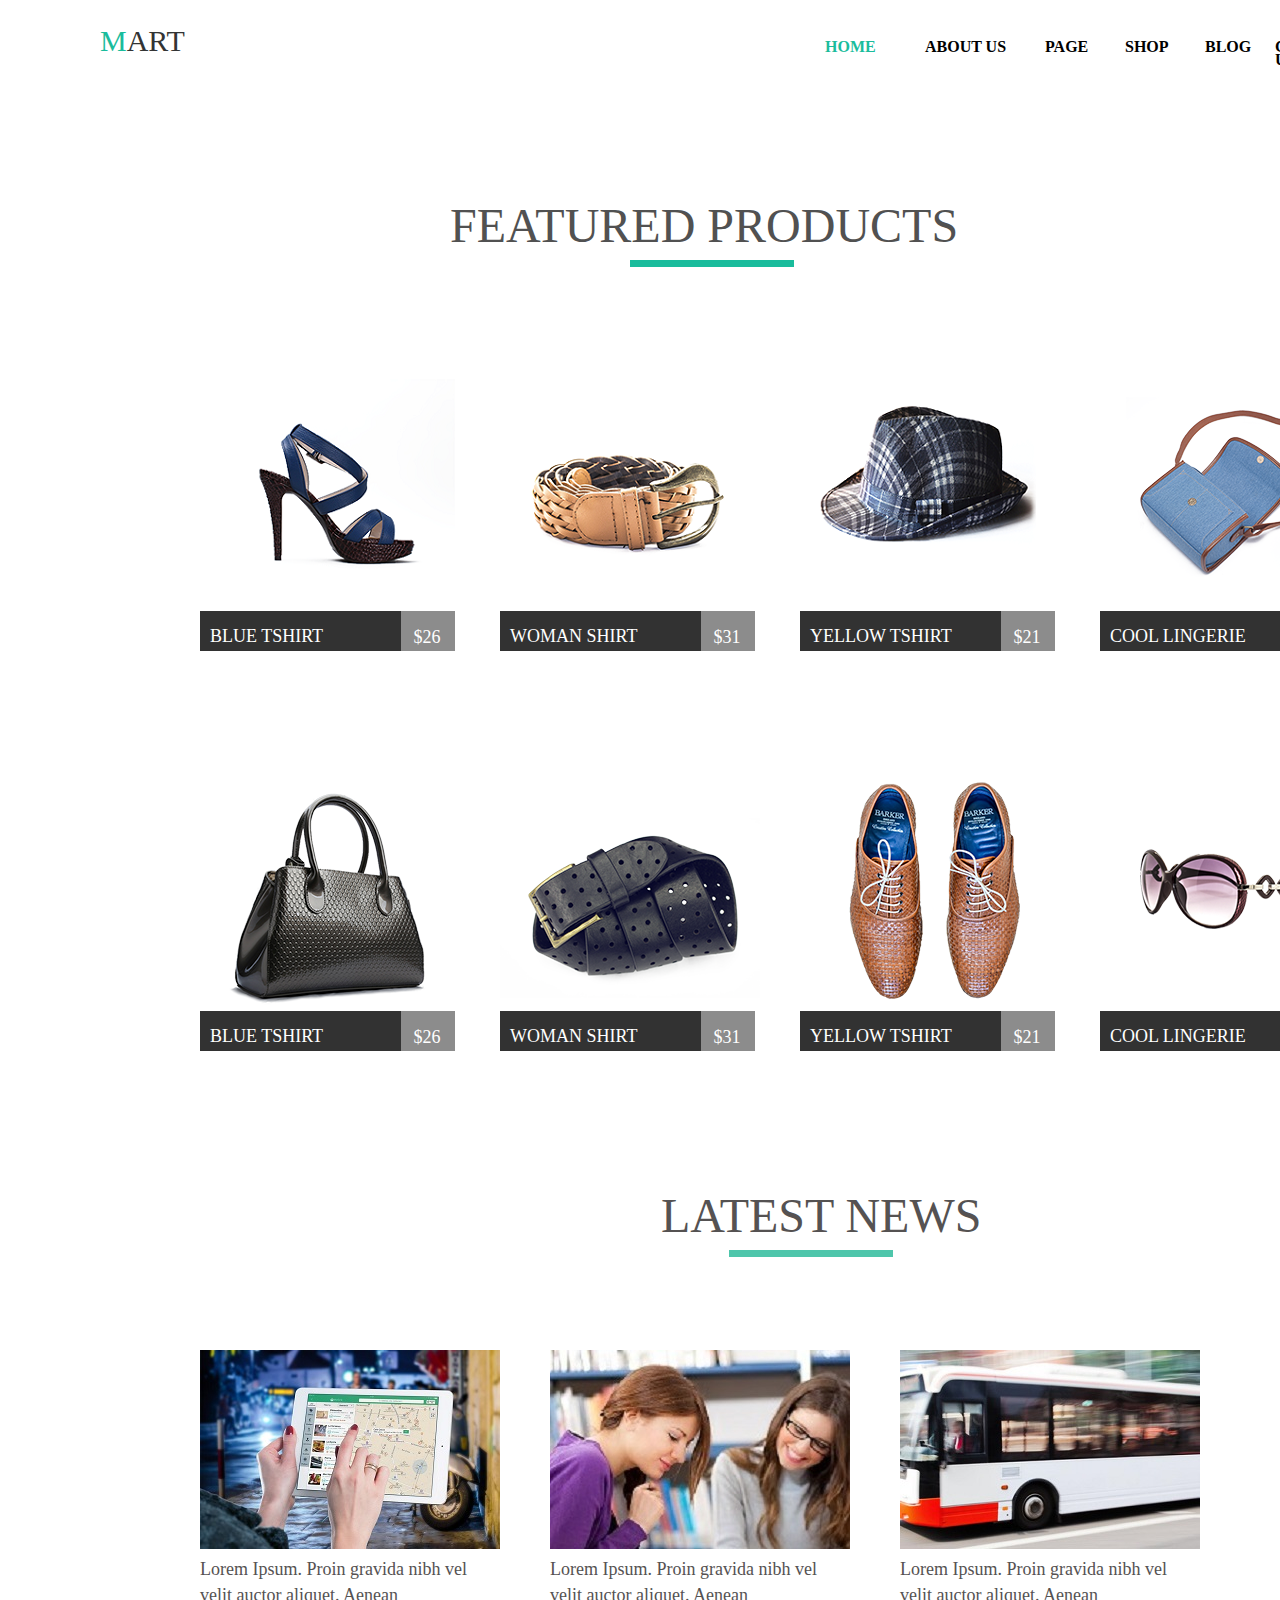
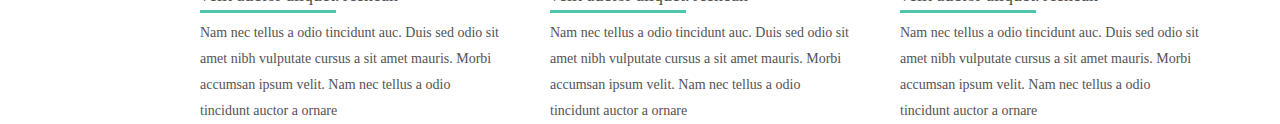
<file: index.html>
<!DOCTYPE html>
<html lang="ru">

<head>
    <meta charset="UTF-8">
    <meta name="viewport" content="width=device-width, initial-scale=1.0">
    <meta http-equiv="X-UA-Compatible" content="ie=edge">
    <link href="style.css" rel="stylesheet">
    <title>Homework №4</title>
</head>

<body>
    <div class="Home__________About_Us___________page_________s ">
        <ul>
            <li class="bl" style="position: absolute;left: 800px;">HOME </li>
            <li style="position: absolute;left: 900px;">ABOUT US </li>
            <li style="position:absolute ;left:1020px;">PAGE</li>
            <li style="position: absolute;left: 1100px;">SHOP </li>
            <li style="position: absolute;left: 1180px;">BLOG </li>
            <li style="position: absolute;left: 1250px;">CONTACT US</li>
        </ul>
    </div>
    <div class="mart">MART</div>
    <div class="FEATURED_PRODUCTS">FEATURED PRODUCTS</div>
    <div class="aaa"></div>

    <div class="Blue_Tshirt">Blue Tshirt</div>
    <div class="Rectangle_51"></div>
    <div class="Rectangle_50"></div>
    <div class="_26">$26</div>
    <div class="Rectangle_52"></div>
    <img src="product1.png" alt="" id="prod1">


    <div class="WOMAN_shirt">WOMAN SHIRT</div>
    <div class="Rectangle_53"></div>
    <div class="_31">$31</div>
    <div class="Rectangle_54"></div>
    <img src="product2.png" alt="" id="prod2">


    <div class="YELLOW_Tshirt">YELLOW TSHIRT</div>
    <div class="Rectangle_55"></div>
    <div class="_21">$21</div>
    <div class="Rectangle_56"></div>
    <img src="product3.png" alt="" id="prod3">


    <div class="Cool_lingerie">COOL LINGERIE</div>
    <div class="Rectangle_57"></div>
    <div class="_56">$56</div>
    <div class="Rectangle_58"></div>
    <img src="product4.png" alt="" id="prod4">










    <div class="Blue_Tshirt1">Blue Tshirt</div>
    <div class="Rectangle_511"></div>
    <div class="Rectangle_501"></div>
    <div class="_261">$26</div>
    <div class="Rectangle_521"></div>
    <img src="product5.png" alt="" id="prod11">


    <div class="WOMAN_shirt1">WOMAN SHIRT</div>
    <div class="Rectangle_531"></div>
    <div class="_311">$31</div>
    <div class="Rectangle_541"></div>
    <img src="product6.png" alt="" id="prod21">


    <div class="YELLOW_Tshirt1">YELLOW TSHIRT</div>
    <div class="Rectangle_551"></div>
    <div class="_211">$21</div>
    <div class="Rectangle_561"></div>
    <img src="product7.png" alt="" id="prod31">


    <div class="Cool_lingerie1">COOL LINGERIE</div>
    <div class="Rectangle_571"></div>
    <div class="_561">$56</div>
    <div class="Rectangle_581"></div>
    <img src="product9.png" alt="" id="prod41">



    <div class="LATEST_NEWS">LATEST NEWS</div>
    <div class="Rectangle_8_copy_3"></div>
    <img src="ipad-632394_960_720.jpg" class="img1">
    <div class="news">Nam nec tellus a odio tincidunt auc. Duis sed odio sit amet nibh vulputate cursus a sit amet mauris. Morbi accumsan ipsum velit. Nam nec tellus a odio tincidunt auctor a ornare </div>
    <div class="Rectangle_35"></div>
    <div class="news1">Lorem Ipsum. Proin gravida nibh vel velit auctor aliquet. Aenean </div>


    <img src="ipad-632394_960_721.jpg" class="img2">
    <div class="news2">Nam nec tellus a odio tincidunt auc. Duis sed odio sit amet nibh vulputate cursus a sit amet mauris. Morbi accumsan ipsum velit. Nam nec tellus a odio tincidunt auctor a ornare </div>
    <div class="Rectangle_351"></div>
    <div class="news3">Lorem Ipsum. Proin gravida nibh vel velit auctor aliquet. Aenean </div>

    <img src="ipad-632394_960_722.jpg" class="img3">
    <div class="news4">Nam nec tellus a odio tincidunt auc. Duis sed odio sit amet nibh vulputate cursus a sit amet mauris. Morbi accumsan ipsum velit. Nam nec tellus a odio tincidunt auctor a ornare </div>
    <div class="Rectangle_352"></div>
    <div class="news5">Lorem Ipsum. Proin gravida nibh vel velit auctor aliquet. Aenean </div>


</body>

</html>
</file>
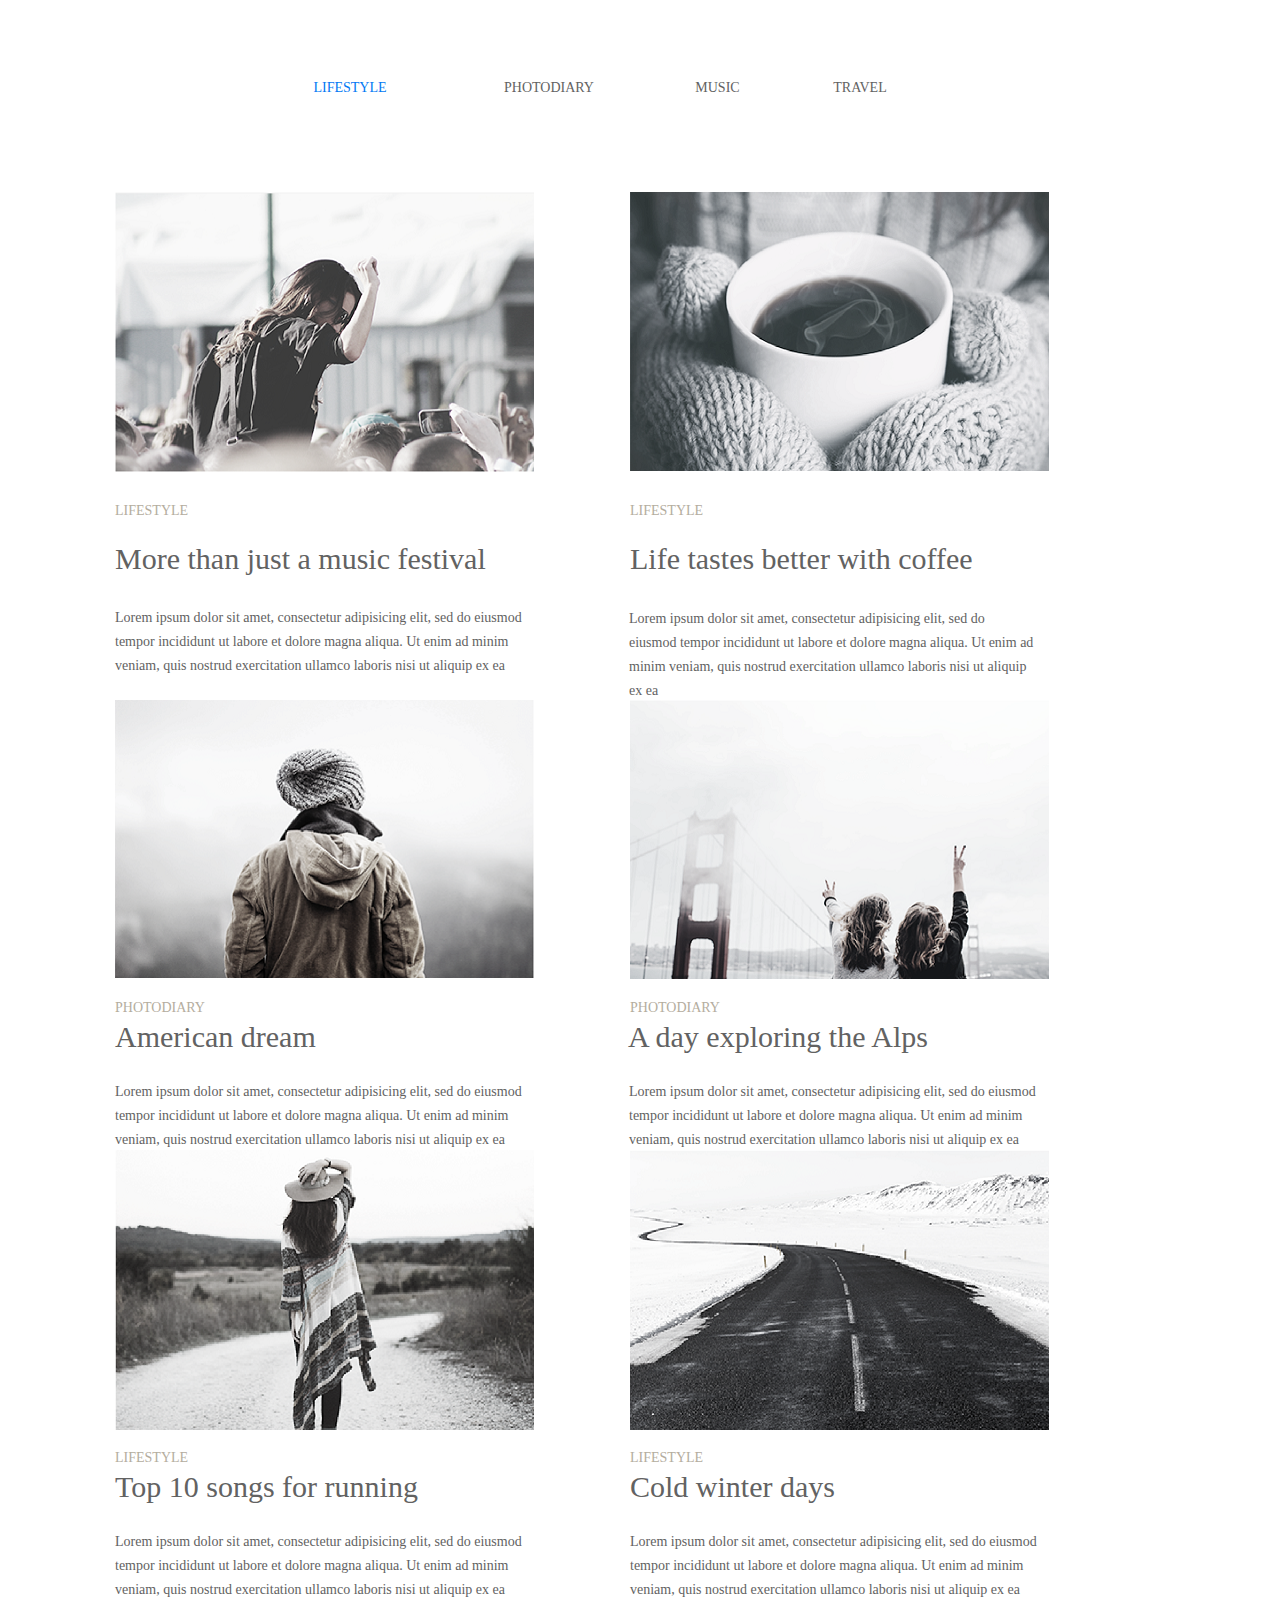
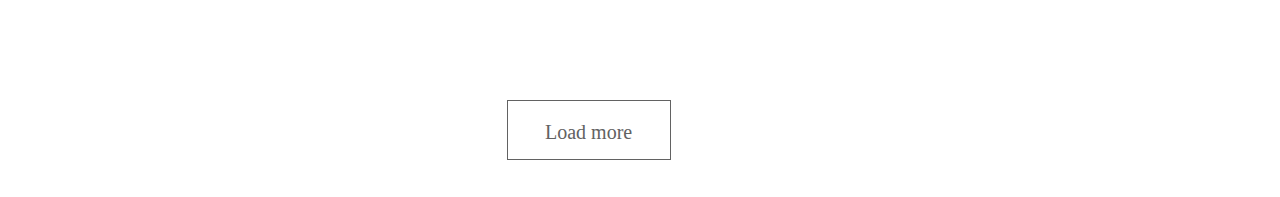
<file: index2.html>
<!DOCTYPE html>
<html lang="en">

<head>
    <meta charset="UTF-8">
    <meta name="viewport" content="width=device-width, initial-scale=1.0">
    <meta http-equiv="X-UA-Compatible" content="ie=edge">
    <title>Homework</title>
    <link rel="stylesheet" href="style2.css"></link>
</head>

<body>
    <div class="bx">
        **********
    </div>

    <div class="_lifestyle">
        LIFESTYLE
    </div>

    <div class="photodiary">
        PHOTODIARY
    </div>

    <div class="music">
        MUSIC
    </div>

    <div class="travel">
        TRAVEL
    </div>

    <div class="image1">
        <img src="image1.png" alt="">
    </div>

    <div class="image2">
        <img src="image2.png" alt="">
    </div>

    <div class="image3">
        <img src="image3.png" alt="">
    </div>

    <div class="image4">
        <img src="image4.png" alt="">
    </div>

    <div class="image5">
        <img src="image5.png" alt="">
    </div>

    <div class="image6">
        <img src="image6.png" alt="">
    </div>

    <div class="Lifestyle">
        LIFESTYLE
    </div>

    <div class="More_than_just_a_music_festival_">
        More than just a music festival
    </div>

    <div class="text1">
        Lorem ipsum dolor sit amet, consectetur adipisicing elit, sed do eiusmod tempor incididunt ut labore et dolore magna aliqua. Ut enim ad minim veniam, quis nostrud exercitation ullamco laboris nisi ut aliquip ex ea
    </div>

    <div class="lifestyle">
        LIFESTYLE
    </div>

    <div class="Life_tastes_better_with_coffee">
        Life tastes better with coffee
    </div>

    <div class="text2">
        Lorem ipsum dolor sit amet, consectetur adipisicing elit, sed do eiusmod tempor incididunt ut labore et dolore magna aliqua. Ut enim ad minim veniam, quis nostrud exercitation ullamco laboris nisi ut aliquip ex ea
    </div>

    <div class="photodiary1">
        PHOTODIARY
    </div>

    <div class="American_dream">
        American dream
    </div>

    <div class="text3">
        Lorem ipsum dolor sit amet, consectetur adipisicing elit, sed do eiusmod tempor incididunt ut labore et dolore magna aliqua. Ut enim ad minim veniam, quis nostrud exercitation ullamco laboris nisi ut aliquip ex ea
    </div>

    <div class="photodiary2">
        PHOTODIARY
    </div>

    <div class="A_day_exploring_the_Alps">
        A day exploring the Alps
    </div>

    <div class="text4">
        Lorem ipsum dolor sit amet, consectetur adipisicing elit, sed do eiusmod tempor incididunt ut labore et dolore magna aliqua. Ut enim ad minim veniam, quis nostrud exercitation ullamco laboris nisi ut aliquip ex ea
    </div>

    <div class="lifestyle1">
        LIFESTYLE
    </div>

    <div class="Top_10_song_for_running">
        Top 10 songs for running
    </div>

    <div class="text5">
        Lorem ipsum dolor sit amet, consectetur adipisicing elit, sed do eiusmod tempor incididunt ut labore et dolore magna aliqua. Ut enim ad minim veniam, quis nostrud exercitation ullamco laboris nisi ut aliquip ex ea
    </div>

    <div class="lifestyle2">
        LIFESTYLE
    </div>

    <div class="cold_winter_days">
        Cold winter days
    </div>

    <div class="text6">
        Lorem ipsum dolor sit amet, consectetur adipisicing elit, sed do eiusmod tempor incididunt ut labore et dolore magna aliqua. Ut enim ad minim veniam, quis nostrud exercitation ullamco laboris nisi ut aliquip ex ea
    </div>

    <div class="box">

    </div>

    <div class="Load_more">
        Load more
    </div>
</body>

</html>
</file>
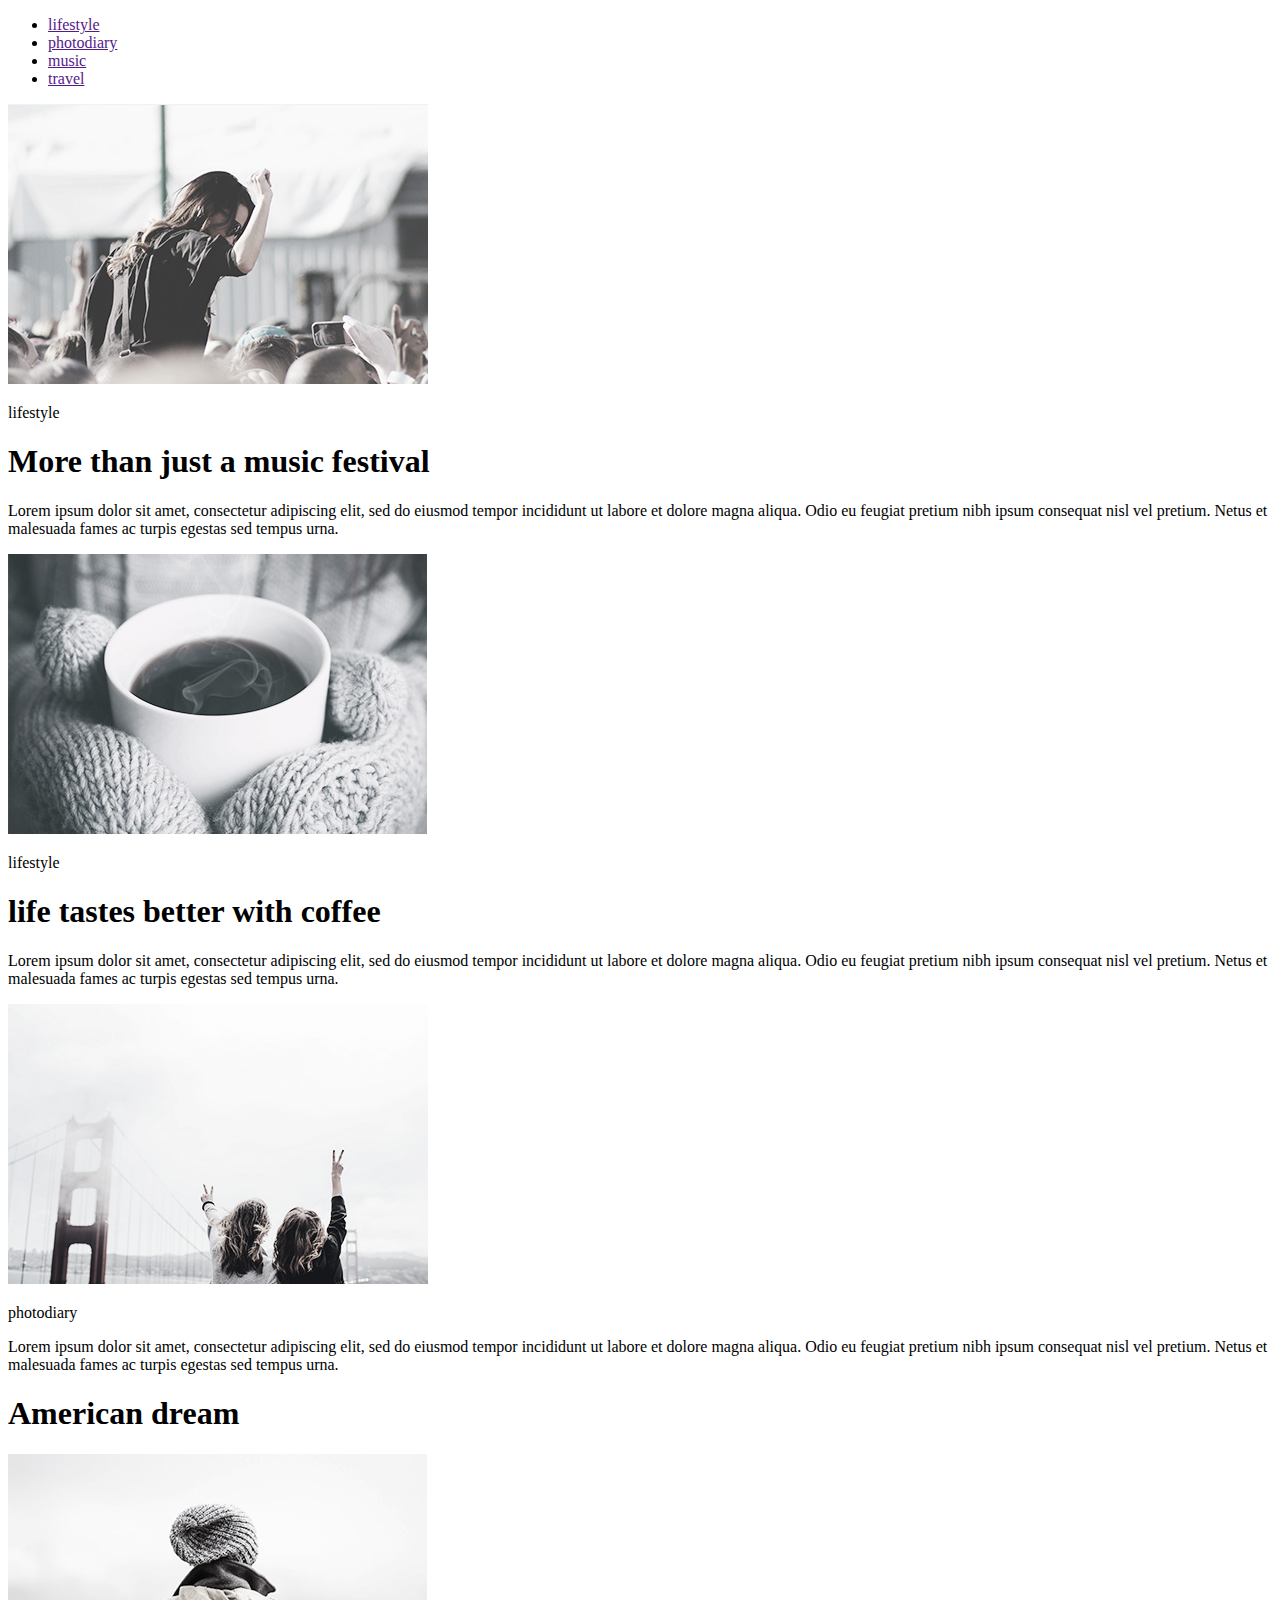
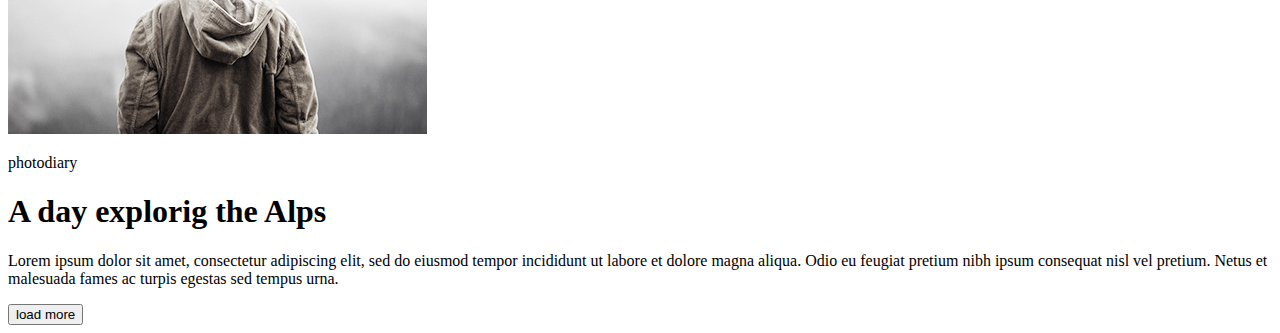
<file: index3.html>
<!DOCTYPE html>
<html lang="ru">

<head>
    <meta charset="UTF-8">
    <meta name="viewport" content="width=device-width, initial-scale=1.0">
    <meta http-equiv="X-UA-Compatible" content="ie=edge">
    <title>Homework №1</title>
</head>
<body>

    <ul>
        <li><a href="">lifestyle</a></li>
        <li><a href="">photodiary</a></li>
        <li><a href="">music</a></li>
        <li><a href="">travel</a></li>
    </ul>
    <p><img src="image-1.jpg" alt="photo1"></p>
    <p>lifestyle</p>
    <p><h1>More than just a music festival</h1></p>
    <p>Lorem ipsum dolor sit amet, consectetur adipiscing elit, sed do eiusmod tempor incididunt ut labore et dolore magna aliqua. Odio eu feugiat pretium nibh ipsum consequat nisl vel pretium. Netus et malesuada fames ac turpis egestas sed tempus urna.</p>
    <p><img src="image-2.jpg" alt="photo2"></p>
    <p>lifestyle</p>
    <p><h1>life tastes better with coffee</h1></p>
    <p>Lorem ipsum dolor sit amet, consectetur adipiscing elit, sed do eiusmod tempor incididunt ut labore et dolore magna aliqua. Odio eu feugiat pretium nibh ipsum consequat nisl vel pretium. Netus et malesuada fames ac turpis egestas sed tempus urna.</p>
    <p><img src="image-3.jpg" alt="photo3"></p>
    <p>photodiary</p>
    <p>Lorem ipsum dolor sit amet, consectetur adipiscing elit, sed do eiusmod tempor incididunt ut labore et dolore magna aliqua. Odio eu feugiat pretium nibh ipsum consequat nisl vel pretium. Netus et malesuada fames ac turpis egestas sed tempus urna.</p>
    <p><h1>American dream</h1></p>
    <p><img src="image-4.jpg" alt="photo4"></p>
    <p>photodiary</p>
    <p>
        <h1>A day explorig the Alps</h1>
    </p>

    <p>Lorem ipsum dolor sit amet, consectetur adipiscing elit, sed do eiusmod tempor incididunt ut labore et dolore magna aliqua. Odio eu feugiat pretium nibh ipsum consequat nisl vel pretium. Netus et malesuada fames ac turpis egestas sed tempus urna.</p>
    <button>load more</button>
</body>
</html>
</file>
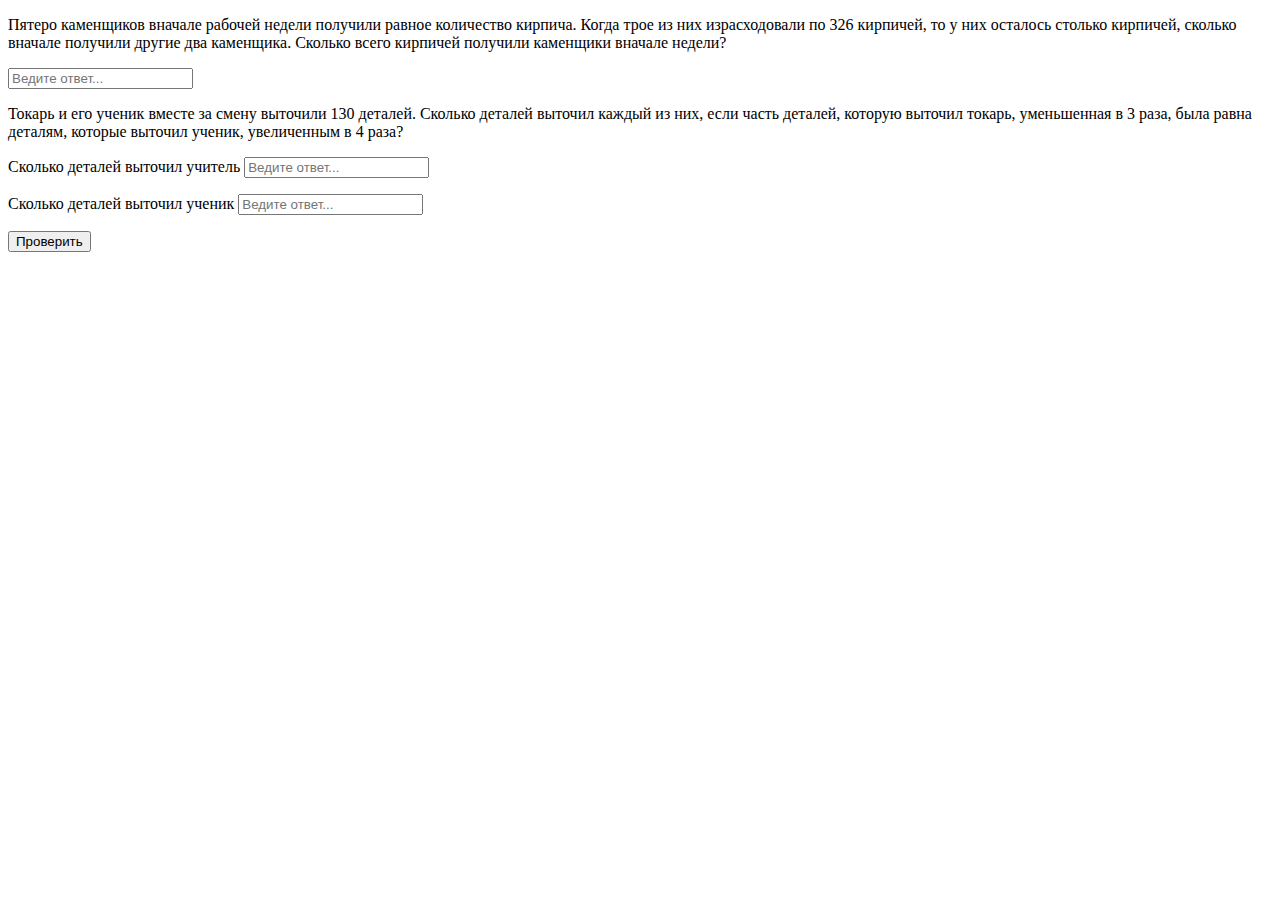
<file: showAnswer.html>
<!DOCTYPE html>
<html lang="en">

<head>
    <meta charset="UTF-8">
    <meta name="viewport" content="width=device-width, initial-scale=1.0">
    <title>Document</title>
</head>

<body>
    <p>Пятеро каменщиков вначале рабочей недели получили равное количество кирпича. Когда трое из них израсходовали по 326 кирпичей, то у них осталось столько кирпичей, сколько вначале получили другие два каменщика. Сколько всего кирпичей получили каменщики
        вначале недели?</p>
    <p id="answ1" class="hide" style="display: none;"><span>вначале недели каменщики получили всего 2445 кирпичей.</span></p>
    <input type="text" id="in_1" placeholder="Ведите ответ...">
    <p>Токарь и его ученик вместе за смену выточили 130 деталей. Сколько деталей выточил каждый из них, если часть деталей, которую выточил токарь, уменьшенная в 3 раза, была равна деталям, которые выточил ученик, увеличенным в 4 раза?</p>
    <p id="answ2" class="hide" style="display: none;"><span>токарь выточил 120 деталей, ученик 10.</span></p>
    <p id="in2_p">
        <p>Сколько деталей выточил учитель  <input type="text" id="in_2_1" placeholder="Ведите ответ..."></p>
        <p>Сколько деталей выточил ученик   <input type="text" id="in_2_2" placeholder="Ведите ответ..."></p>
    </p>
    <button id="check">Проверить</button>
    
    <div id="result" style="display: none;"><p>Ответов:<br><div style="color:green">Правильных:0</div><br><div style="color:red">Неправильных:0</div></p></div>
    <!--Кнопка, при нажатии на которую будет показываться абзац -->


    <script>
        //rgba(0,255,0,0.5)    green
        //rgba(255,0,0,0.5)    red
        var ans_1=0;


        check.onclick=function(){
            if(in_1.value=="2445" || in_1.value==2445){ans_1++;in_1.style.backgroundColor="rgba(0,255,0,0.5)";}else{in_1.style.backgroundColor="rgba(255,0,0,0.5)";}
            if(in_2_1.value=="120" || in_2_1.value==120){ans_1++;in_2_1.style.backgroundColor="rgba(0,255,0,0.5)";}else{in_2_1.style.backgroundColor="rgba(255,0,0,0.5)";}
            if(in_2_2.value=="10" || in_2_2.value==10){ans_1++;in_2_2.style.backgroundColor="rgba(0,255,0,0.5)";}else{in_2_2.style.backgroundColor="rgba(255,0,0,0.5)";}
            result.innerHTML='<p>Ответов:<br><div style="color:green">Правильных: '+ans_1+'</div><br><div style="color:red">Неправильных: '+(3-ans_1)+'</div></p>'
            result.style.display="block"
            ans_1=0;
            answ1.style.display="block"
            answ2.style.display="block"
            
        }

        
    </script>

</body>

</html>
</file>
<file: style.css>
.Home__________About_Us___________page_________s ul li {
    display: inline;
    font-family: "OpenSans";
    font-weight: bold;
    text-transform: uppercase;
    line-height: 0.786;
    margin: 25px;
}

.bl {
    color: rgb( 26, 188, 156)
}

.mart {
    font-size: 30px;
    font-family: "Roboto";
    color: rgb(51, 52, 52);
    text-transform: uppercase;
    line-height: 1.067;
    position: absolute;
    left: 100px;
    top: 25px;
    width: 78px;
    height: 21px;
    z-index: 115;
}

.mart::first-letter {
    color: rgb( 26, 188, 156);
}

.FEATURED_PRODUCTS {
    font-size: 48px;
    font-family: "Roboto";
    color: rgb( 81, 81, 81);
    text-transform: uppercase;
    line-height: 0.667;
    text-align: center;
    position: absolute;
    left: 450px;
    top: 210px;
    z-index: 110;
}

.aaa {
    background-color: rgb( 26, 188, 156);
    position: absolute;
    left: 630px;
    top: 260px;
    width: 164px;
    height: 7px;
    z-index: 109;
}

._26 {
    font-size: 18px;
    font-family: "Roboto";
    color: rgb( 255, 255, 255);
    text-transform: uppercase;
    line-height: 1.778;
    text-align: center;
    position: absolute;
    left: 412px;
    top: 621px;
    width: 30px;
    height: 17px;
    z-index: 49;
}

.Rectangle_52 {
    background-color: rgb( 255, 255, 255);
    opacity: 0.439;
    position: absolute;
    left: 401px;
    top: 611px;
    width: 54px;
    height: 40px;
    z-index: 48;
}

.Rectangle_51 {
    background-color: rgb( 50, 50, 50);
    position: absolute;
    left: 200px;
    top: 611px;
    width: 255px;
    height: 40px;
    z-index: 46;
}

.Blue_Tshirt {
    font-size: 18px;
    font-family: "Roboto";
    color: rgb( 255, 255, 255);
    text-transform: uppercase;
    line-height: 1.778;
    text-align: left;
    position: absolute;
    left: 210px;
    top: 620px;
    z-index: 47;
}

#prod1 {
    position: absolute;
    left: 200px;
    top: 329px;
    background: rgb(233, 240, 252);
}

._31 {
    font-size: 18px;
    font-family: "Roboto";
    color: rgb( 255, 255, 255);
    text-transform: uppercase;
    line-height: 1.778;
    text-align: center;
    position: absolute;
    left: 712px;
    top: 621px;
    width: 30px;
    height: 17px;
    z-index: 49;
}

.Rectangle_54 {
    background-color: rgb( 255, 255, 255);
    opacity: 0.439;
    position: absolute;
    left: 701px;
    top: 611px;
    width: 54px;
    height: 40px;
    z-index: 48;
}

.Rectangle_53 {
    background-color: rgb( 50, 50, 50);
    position: absolute;
    left: 500px;
    top: 611px;
    width: 255px;
    height: 40px;
    z-index: 46;
}

.WOMAN_shirt {
    font-size: 18px;
    font-family: "Roboto";
    color: rgb( 255, 255, 255);
    text-transform: uppercase;
    line-height: 1.778;
    text-align: left;
    position: absolute;
    left: 510px;
    top: 620px;
    z-index: 47;
}

#prod2 {
    position: absolute;
    left: 500px;
    top: 329px;
}

._21 {
    font-size: 18px;
    font-family: "Roboto";
    color: rgb( 255, 255, 255);
    text-transform: uppercase;
    line-height: 1.778;
    text-align: center;
    position: absolute;
    left: 1012px;
    top: 621px;
    width: 30px;
    height: 17px;
    z-index: 49;
}

.Rectangle_56 {
    background-color: rgb( 255, 255, 255);
    opacity: 0.439;
    position: absolute;
    left: 1001px;
    top: 611px;
    width: 54px;
    height: 40px;
    z-index: 48;
}

.Rectangle_55 {
    background-color: rgb( 50, 50, 50);
    position: absolute;
    left: 800px;
    top: 611px;
    width: 255px;
    height: 40px;
    z-index: 46;
}

.YELLOW_Tshirt {
    font-size: 18px;
    font-family: "Roboto";
    color: rgb( 255, 255, 255);
    text-transform: uppercase;
    line-height: 1.778;
    text-align: left;
    position: absolute;
    left: 810px;
    top: 620px;
    z-index: 47;
}

#prod3 {
    position: absolute;
    left: 800px;
    top: 310px;
}

._56 {
    font-size: 18px;
    font-family: "Roboto";
    color: rgb( 255, 255, 255);
    text-transform: uppercase;
    line-height: 1.778;
    text-align: center;
    position: absolute;
    left: 1312px;
    top: 621px;
    width: 30px;
    height: 17px;
    z-index: 49;
}

.Rectangle_58 {
    background-color: rgb( 255, 255, 255);
    opacity: 0.439;
    position: absolute;
    left: 1301px;
    top: 611px;
    width: 54px;
    height: 40px;
    z-index: 48;
}

.Rectangle_57 {
    background-color: rgb( 50, 50, 50);
    position: absolute;
    left: 1100px;
    top: 611px;
    width: 255px;
    height: 40px;
    z-index: 46;
}

.Cool_lingerie {
    font-size: 18px;
    font-family: "Roboto";
    color: rgb( 255, 255, 255);
    text-transform: uppercase;
    line-height: 1.778;
    text-align: left;
    position: absolute;
    left: 1110px;
    top: 620px;
    z-index: 47;
}

#prod4 {
    position: absolute;
    left: 1100px;
    top: 310px;
}

._261 {
    font-size: 18px;
    font-family: "Roboto";
    color: rgb( 255, 255, 255);
    text-transform: uppercase;
    line-height: 1.778;
    text-align: center;
    position: absolute;
    left: 412px;
    top: 1021px;
    width: 30px;
    height: 17px;
    z-index: 49;
}

.Rectangle_521 {
    background-color: rgb( 255, 255, 255);
    opacity: 0.439;
    position: absolute;
    left: 401px;
    top: 1011px;
    width: 54px;
    height: 40px;
    z-index: 48;
}

.Rectangle_511 {
    background-color: rgb( 50, 50, 50);
    position: absolute;
    left: 200px;
    top: 1011px;
    width: 255px;
    height: 40px;
    z-index: 46;
}

.Blue_Tshirt1 {
    font-size: 18px;
    font-family: "Roboto";
    color: rgb( 255, 255, 255);
    text-transform: uppercase;
    line-height: 1.778;
    text-align: left;
    position: absolute;
    left: 210px;
    top: 1020px;
    z-index: 47;
}

#prod11 {
    position: absolute;
    left: 200px;
    top: 729px;
}

._311 {
    font-size: 18px;
    font-family: "Roboto";
    color: rgb( 255, 255, 255);
    text-transform: uppercase;
    line-height: 1.778;
    text-align: center;
    position: absolute;
    left: 712px;
    top: 1021px;
    width: 30px;
    height: 17px;
    z-index: 49;
}

.Rectangle_541 {
    background-color: rgb( 255, 255, 255);
    opacity: 0.439;
    position: absolute;
    left: 701px;
    top: 1011px;
    width: 54px;
    height: 40px;
    z-index: 48;
}

.Rectangle_531 {
    background-color: rgb( 50, 50, 50);
    position: absolute;
    left: 500px;
    top: 1011px;
    width: 255px;
    height: 40px;
    z-index: 46;
}

.WOMAN_shirt1 {
    font-size: 18px;
    font-family: "Roboto";
    color: rgb( 255, 255, 255);
    text-transform: uppercase;
    line-height: 1.778;
    text-align: left;
    position: absolute;
    left: 510px;
    top: 1020px;
    z-index: 47;
}

#prod21 {
    position: absolute;
    left: 500px;
    top: 729px;
}

._211 {
    font-size: 18px;
    font-family: "Roboto";
    color: rgb( 255, 255, 255);
    text-transform: uppercase;
    line-height: 1.778;
    text-align: center;
    position: absolute;
    left: 1012px;
    top: 1021px;
    width: 30px;
    height: 17px;
    z-index: 49;
}

.Rectangle_561 {
    background-color: rgb( 255, 255, 255);
    opacity: 0.439;
    position: absolute;
    left: 1001px;
    top: 1011px;
    width: 54px;
    height: 40px;
    z-index: 48;
}

.Rectangle_551 {
    background-color: rgb( 50, 50, 50);
    position: absolute;
    left: 800px;
    top: 1011px;
    width: 255px;
    height: 40px;
    z-index: 46;
}

.YELLOW_Tshirt1 {
    font-size: 18px;
    font-family: "Roboto";
    color: rgb( 255, 255, 255);
    text-transform: uppercase;
    line-height: 1.778;
    text-align: left;
    position: absolute;
    left: 810px;
    top: 1020px;
    z-index: 47;
}

#prod31 {
    position: absolute;
    left: 800px;
    top: 710px;
}

._561 {
    font-size: 18px;
    font-family: "Roboto";
    color: rgb( 255, 255, 255);
    text-transform: uppercase;
    line-height: 1.778;
    text-align: center;
    position: absolute;
    left: 1312px;
    top: 1021px;
    width: 30px;
    height: 17px;
    z-index: 49;
}

.Rectangle_581 {
    background-color: rgb( 255, 255, 255);
    opacity: 0.439;
    position: absolute;
    left: 1301px;
    top: 1011px;
    width: 54px;
    height: 40px;
    z-index: 48;
}

.Rectangle_571 {
    background-color: rgb( 50, 50, 50);
    position: absolute;
    left: 1100px;
    top: 1011px;
    width: 255px;
    height: 40px;
    z-index: 46;
}

.Cool_lingerie1 {
    font-size: 18px;
    font-family: "Roboto";
    color: rgb( 255, 255, 255);
    text-transform: uppercase;
    line-height: 1.778;
    text-align: left;
    position: absolute;
    left: 1110px;
    top: 1020px;
    z-index: 47;
}

#prod41 {
    position: absolute;
    left: 1100px;
    top: 710px;
}

.LATEST_NEWS {
    font-size: 48px;
    font-family: "Roboto";
    color: rgb( 85, 82, 82);
    text-transform: uppercase;
    line-height: 0.667;
    text-align: center;
    position: absolute;
    left: 661px;
    top: 1200px;
    z-index: 38;
}

.Rectangle_8_copy_3 {
    background-color: rgb( 78, 198, 171);
    position: absolute;
    left: 729px;
    top: 1250px;
    width: 164px;
    height: 7px;
    z-index: 37;
}

.img1 {
    position: absolute;
    top: 1350px;
    left: 200px;
}

.news {
    font-size: 14px;
    font-family: "Times New Roman";
    color: rgb( 85, 82, 82);
    line-height: 1.857;
    position: absolute;
    left: 200px;
    top: 1620px;
    width: 300px;
    height: 62px;
    z-index: 32;
}

.Rectangle_35 {
    background-color: rgb( 78, 198, 171);
    position: absolute;
    left: 200px;
    top: 1610px;
    width: 136px;
    height: 3px;
    z-index: 30;
}

.news1 {
    font-size: 18px;
    font-family: "OpenSans";
    color: rgb( 85, 82, 82);
    line-height: 1.444;
    position: absolute;
    left: 200px;
    top: 1557px;
    width: 301px;
    height: 44px;
    z-index: 31;
}

.img2 {
    position: absolute;
    top: 1350px;
    left: 550px;
}

.news2 {
    font-size: 14px;
    font-family: "Times New Roman";
    color: rgb( 85, 82, 82);
    line-height: 1.857;
    position: absolute;
    left: 550px;
    top: 1620px;
    width: 300px;
    height: 62px;
    z-index: 32;
}

.Rectangle_351 {
    background-color: rgb( 78, 198, 171);
    position: absolute;
    left: 550px;
    top: 1610px;
    width: 136px;
    height: 3px;
    z-index: 30;
}

.news3 {
    font-size: 18px;
    font-family: "OpenSans";
    color: rgb( 85, 82, 82);
    line-height: 1.444;
    position: absolute;
    left: 550px;
    top: 1557px;
    width: 301px;
    height: 44px;
    z-index: 31;
}

.img2 {
    position: absolute;
    top: 1350px;
    left: 550px;
}

.img3 {
    position: absolute;
    top: 1350px;
    left: 900px;
}

.news4 {
    font-size: 14px;
    font-family: "Times New Roman";
    color: rgb( 85, 82, 82);
    line-height: 1.857;
    position: absolute;
    left: 900px;
    top: 1620px;
    width: 300px;
    height: 62px;
    z-index: 32;
}

.Rectangle_352 {
    background-color: rgb( 78, 198, 171);
    position: absolute;
    left: 900px;
    top: 1610px;
    width: 136px;
    height: 3px;
    z-index: 30;
}

.news5 {
    font-size: 18px;
    font-family: "OpenSans";
    color: rgb( 85, 82, 82);
    line-height: 1.444;
    position: absolute;
    left: 900px;
    top: 1557px;
    width: 301px;
    height: 44px;
    z-index: 31;
}
</file>
<file: style2.css>
.bx {
    background: rgb(255, 255, 255);
    color: rgb(255, 255, 255);
    width: 1200px;
    height: 77px;
}

._lifestyle {
    color: rgb(2, 120, 244);
    font-size: 14px;
    font-family: "Times New Roman";
    text-transform: uppercase;
    line-height: 1.714;
    text-align: center;
    position: absolute;
    left: 313px;
    top: 76px;
    width: 74px;
    height: 10px;
    z-index: 70;
}

.photodiary {
    font-size: 14px;
    font-family: "Times New Roman";
    color: rgb( 98, 98, 98);
    text-transform: uppercase;
    line-height: 1.714;
    text-align: center;
    position: absolute;
    left: 504px;
    top: 76px;
    width: 90px;
    height: 10px;
    z-index: 69;
}

.music {
    font-size: 14px;
    font-family: "Times New Roman";
    color: rgb( 98, 98, 98);
    text-transform: uppercase;
    line-height: 1.714;
    text-align: center;
    position: absolute;
    left: 695px;
    top: 76px;
    width: 45px;
    height: 10px;
    z-index: 68;
}

.travel {
    font-size: 14px;
    font-family: "Times New Roman";
    color: rgb( 98, 98, 98);
    text-transform: uppercase;
    line-height: 1.714;
    text-align: center;
    position: absolute;
    left: 833px;
    top: 76px;
    width: 54px;
    height: 10px;
    z-index: 67;
}

.image1 {
    position: absolute;
    left: 115px;
    top: 192px;
    width: 420px;
    height: 280px;
    z-index: 62;
}

.image2 {
    position: absolute;
    left: 630px;
    top: 192px;
    width: 422px;
    height: 321px;
    z-index: 53;
}

.image3 {
    position: absolute;
    left: 115px;
    top: 700px;
    width: 488px;
    height: 326px;
    z-index: 42;
}

.image4 {
    position: absolute;
    left: 630px;
    top: 700px;
    width: 420px;
    height: 298px;
    z-index: 33;
}

.image5 {
    position: absolute;
    left: 115px;
    top: 1150px;
    width: 431px;
    height: 647px;
    z-index: 22;
}

.image6 {
    position: absolute;
    left: 630px;
    top: 1150px;
    width: 453px;
    height: 316px;
    z-index: 13;
}

.Lifestyle {
    font-size: 14px;
    font-family: "Ubuntu";
    color: rgb( 180, 173, 158);
    text-transform: uppercase;
    position: absolute;
    left: 115px;
    top: 503px;
    width: 63px;
    height: 11px;
    z-index: 59;
}

.More_than_just_a_music_festival_ {
    font-size: 30px;
    font-family: "PlayfairDisplay";
    color: rgb( 98, 98, 98);
    position: absolute;
    left: 115px;
    top: 542px;
    width: 407px;
    height: 30px;
    z-index: 58;
}

.text1 {
    font-size: 14px;
    font-family: "PlayfairDisplay";
    color: rgb( 98, 98, 98);
    line-height: 1.714;
    text-align: left;
    position: absolute;
    left: 115px;
    top: 606px;
    width: 414px;
    height: 63px;
    z-index: 57;
}

.lifestyle {
    font-size: 14px;
    font-family: "Ubuntu";
    color: rgb( 180, 173, 158);
    text-transform: uppercase;
    position: absolute;
    left: 630px;
    top: 503px;
    width: 63px;
    height: 11px;
    z-index: 50;
}

.Life_tastes_better_with_coffee {
    font-size: 30px;
    font-family: "PlayfairDisplay";
    color: rgb( 98, 98, 98);
    position: absolute;
    left: 630px;
    top: 542px;
    width: 377px;
    height: 25px;
    z-index: 49;
}

.text2 {
    font-size: 14px;
    font-family: "Times New Roman";
    color: rgb( 98, 98, 98);
    line-height: 1.714;
    text-align: left;
    position: absolute;
    left: 629px;
    top: 607px;
    width: 405px;
    height: 61px;
    z-index: 48;
}

.photodiary1 {
    font-size: 14px;
    font-family: "Ubuntu";
    color: rgb( 180, 173, 158);
    text-transform: uppercase;
    position: absolute;
    left: 115px;
    top: 1000px;
    width: 85px;
    height: 11px;
    z-index: 39;
}

.American_dream {
    font-size: 30px;
    font-family: "PlayfairDisplay";
    color: rgb( 98, 98, 98);
    position: absolute;
    left: 115px;
    top: 1020px;
    width: 226px;
    height: 25px;
    z-index: 38;
}

.text3 {
    font-size: 14px;
    font-family: "PlayfairDisplay";
    color: rgb( 98, 98, 98);
    line-height: 1.714;
    text-align: left;
    position: absolute;
    left: 115px;
    top: 1080px;
    width: 414px;
    height: 63px;
    z-index: 37;
}

.photodiary2 {
    font-size: 14px;
    font-family: "Ubuntu";
    color: rgb( 180, 173, 158);
    text-transform: uppercase;
    position: absolute;
    left: 630px;
    top: 1000px;
    width: 85px;
    height: 11px;
    z-index: 30;
}

.A_day_exploring_the_Alps {
    font-size: 30px;
    font-family: "PlayfairDisplay";
    color: rgb( 98, 98, 98);
    position: absolute;
    left: 628px;
    top: 1020px;
    width: 324px;
    height: 30px;
    z-index: 29;
}

.text4 {
    font-size: 14px;
    font-family: "PlayfairDisplay";
    color: rgb( 98, 98, 98);
    line-height: 1.714;
    text-align: left;
    position: absolute;
    left: 629px;
    top: 1080px;
    width: 414px;
    height: 63px;
    z-index: 28;
}

.lifestyle1 {
    font-size: 14px;
    font-family: "Ubuntu";
    color: rgb( 180, 173, 158);
    text-transform: uppercase;
    position: absolute;
    left: 115px;
    top: 1450px;
    width: 63px;
    height: 11px;
    z-index: 19;
}

.Top_10_song_for_running {
    font-size: 30px;
    font-family: "PlayfairDisplay";
    color: rgb( 98, 98, 98);
    position: absolute;
    left: 115px;
    top: 1470px;
    width: 321px;
    height: 30px;
    z-index: 18;
}

.text5 {
    font-size: 14px;
    font-family: "PlayfairDisplay";
    color: rgb( 98, 98, 98);
    line-height: 1.714;
    text-align: left;
    position: absolute;
    left: 115px;
    top: 1530px;
    width: 414px;
    height: 63px;
    z-index: 17;
}

.lifestyle2 {
    font-size: 14px;
    font-family: "Ubuntu";
    color: rgb( 180, 173, 158);
    text-transform: uppercase;
    position: absolute;
    left: 630px;
    top: 1450px;
    width: 63px;
    height: 11px;
    z-index: 19;
}

.cold_winter_days {
    font-size: 30px;
    font-family: "PlayfairDisplay";
    color: rgb( 98, 98, 98);
    position: absolute;
    left: 630px;
    top: 1470px;
    width: 321px;
    height: 30px;
    z-index: 18;
}

.text6 {
    font-size: 14px;
    font-family: "PlayfairDisplay";
    color: rgb( 98, 98, 98);
    line-height: 1.714;
    text-align: left;
    position: absolute;
    left: 630px;
    top: 1530px;
    width: 414px;
    height: 63px;
    z-index: 17;
}

.box {
    border-width: 1px;
    border-color: rgb( 98, 98, 98);
    border-style: solid;
    position: absolute;
    text-align: center;
    left: 507px;
    top: 1700px;
    width: 162px;
    height: 58px;
    z-index: 3;
}

.Load_more {
    font-size: 20px;
    font-family: "PlayfairDisplay";
    color: rgb( 98, 98, 98);
    line-height: 1.2;
    position: absolute;
    left: 545px;
    top: 1720px;
    width: 96px;
    height: 17px;
    z-index: 4;
}
</file>
